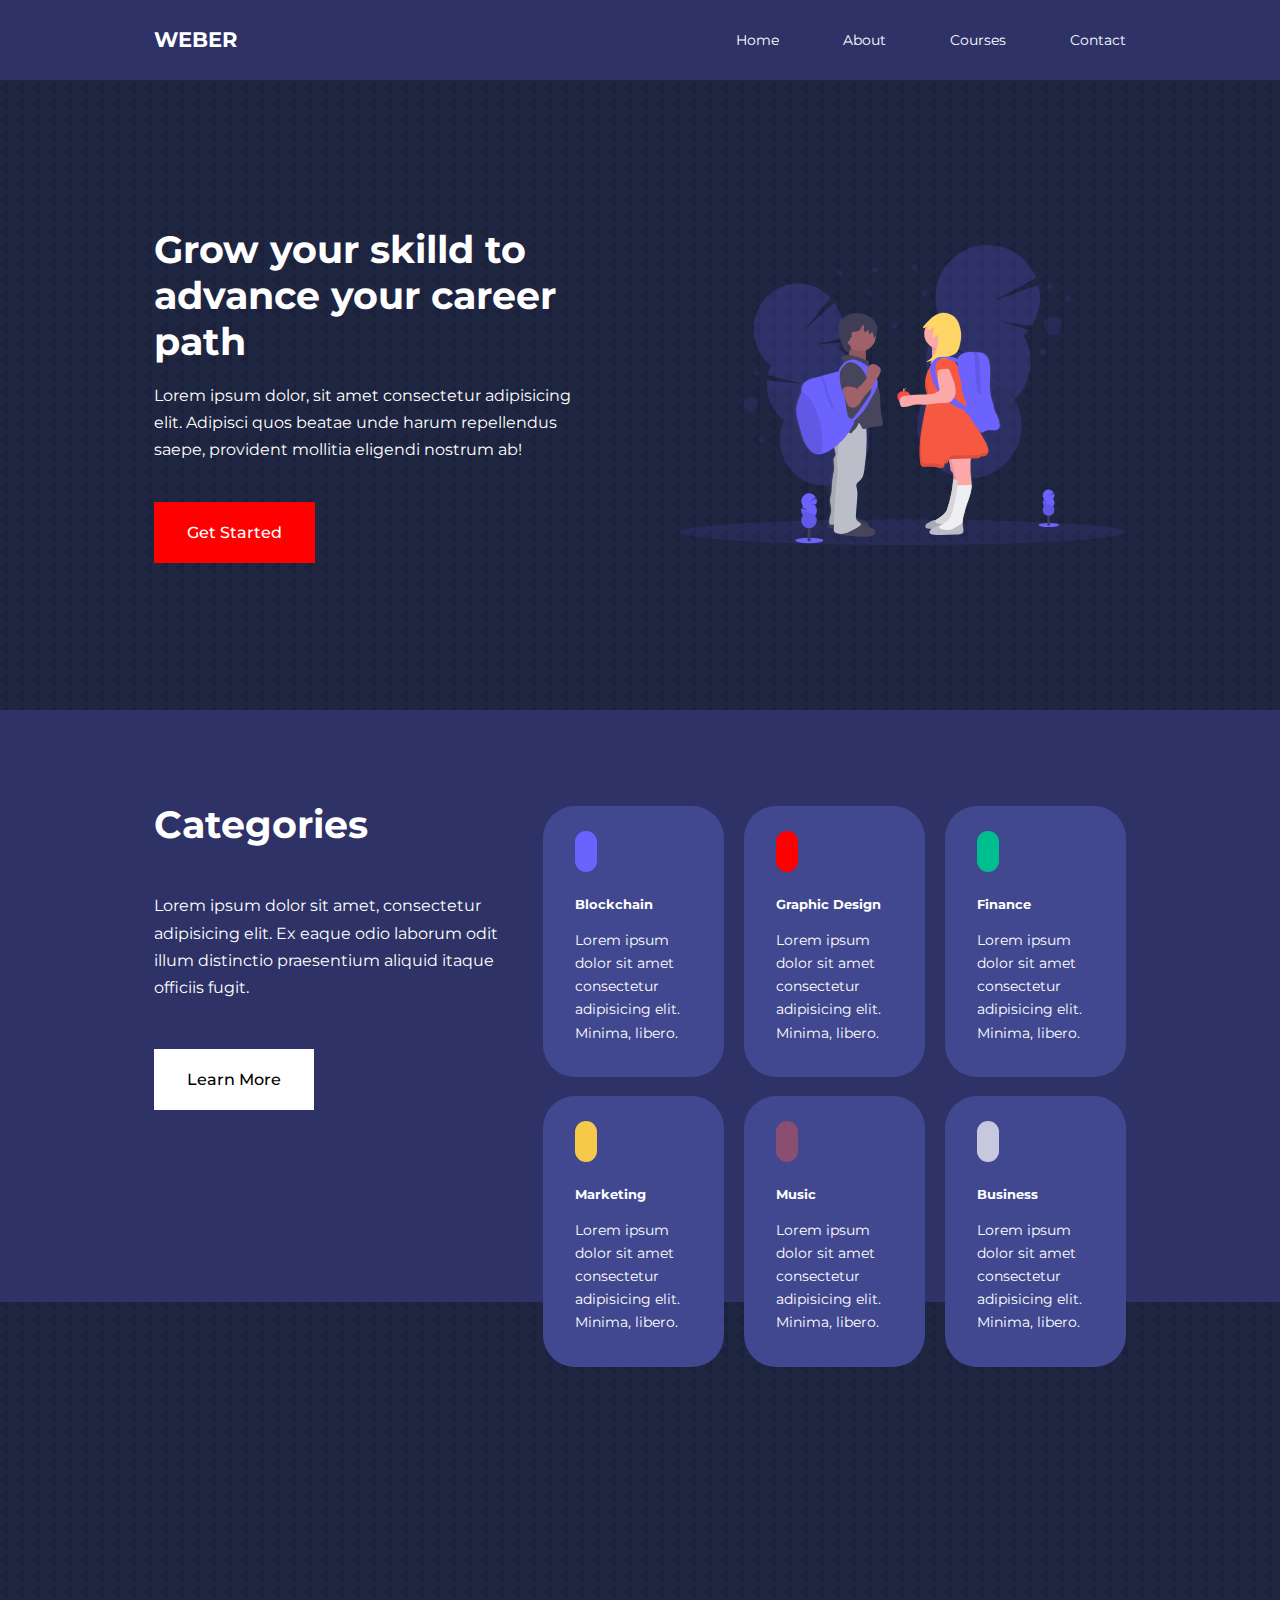
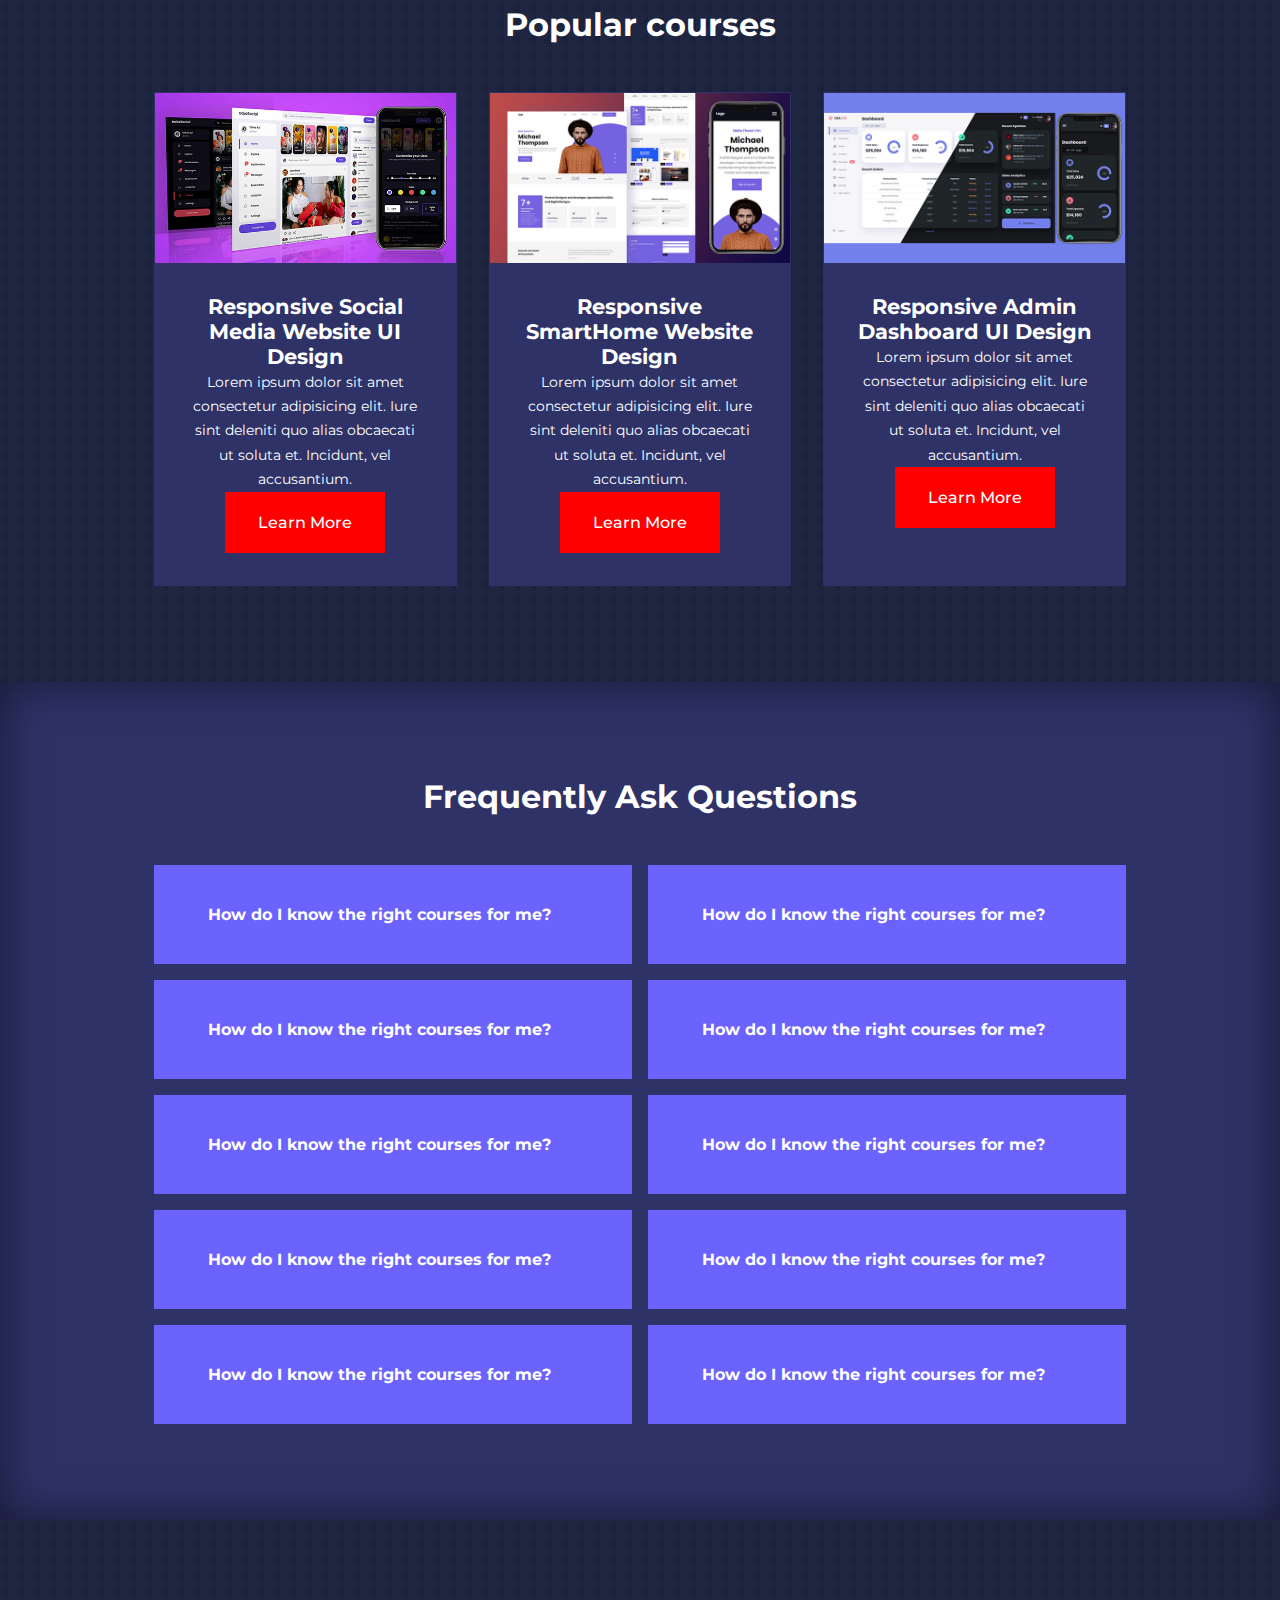
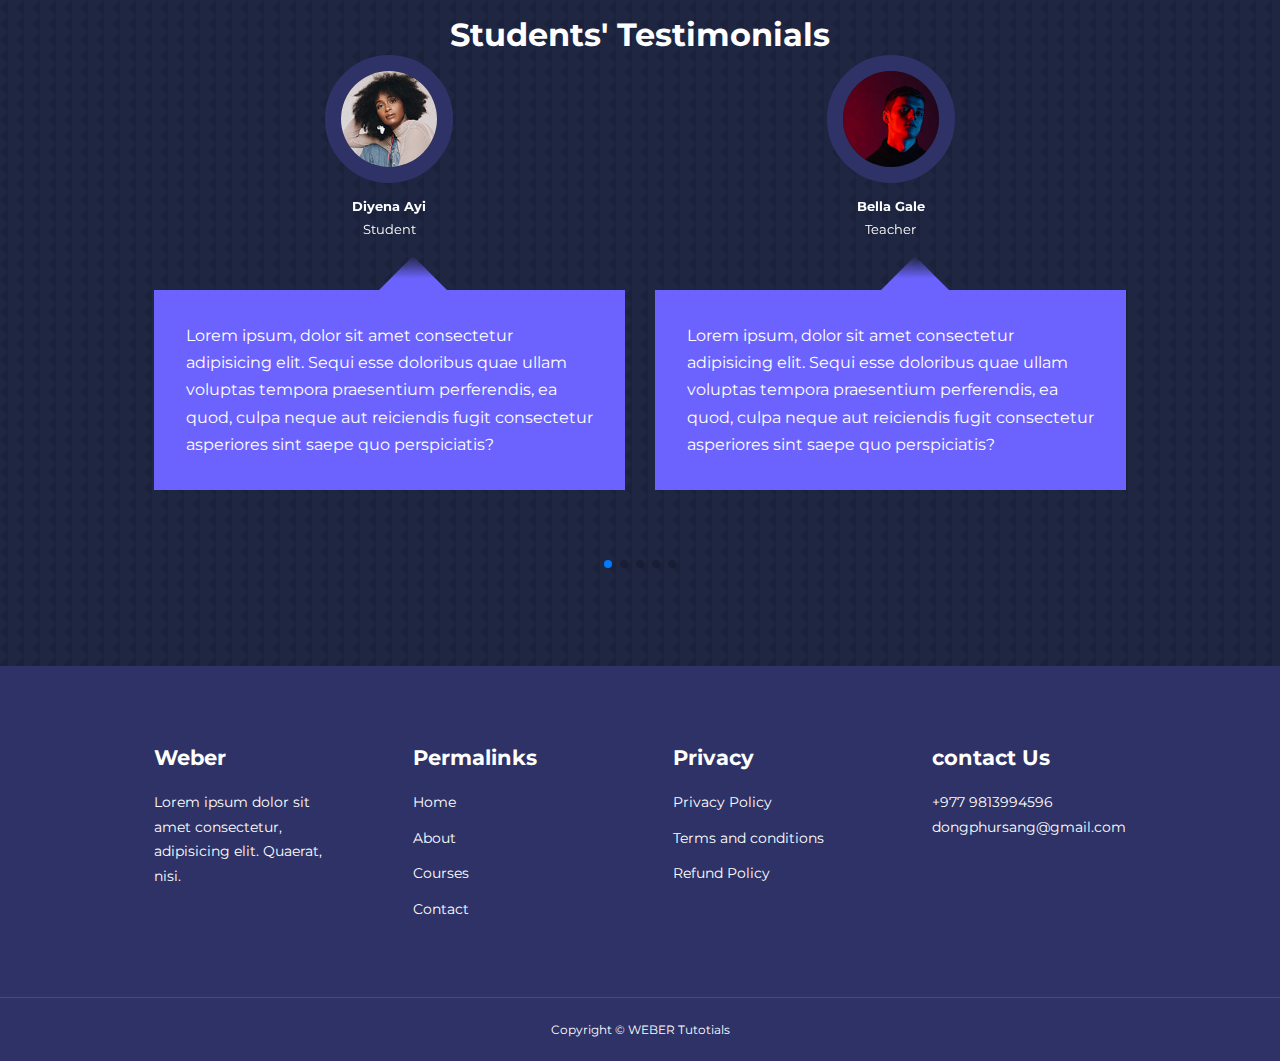
<file: index.html>
<!DOCTYPE html>
<html lang="en">
<head>
    <meta charset="UTF-8">
    <meta http-equiv="X-UA-Compatible" content="IE=edge">
    <meta name="viewport" content="width=device-width, initial-scale=1.0">
    <title>Responsive Multipage website</title>
    <link rel="stylesheet" href="./stylesheet/style.css">
    <style>
        body{background-image: url("images/bg-texture.png");}
    </style>

    <!-- =====swiperjs cdn link===== -->
    <link rel="stylesheet" href="https://cdn.jsdelivr.net/npm/swiper@8/swiper-bundle.min.css"/>




    <!-- iconscout cd link -->
    <link rel="stylesheet" href="https://unicons.iconscout.com/release/v4.0.0/css/line.css">
    <link rel="stylesheet" href="https://unicons.iconscout.com/release/v4.0.0/css/solid.css">

    <!-- montserrat font -->
    <link rel="preconnect" href="https://fonts.googleapis.com">
    <link rel="preconnect" href="https://fonts.gstatic.com" crossorigin>
    <link href="https://fonts.googleapis.com/css2?family=Montserrat:wght@300;400;500;600;700&family=Oswald:wght@700&display=swap" rel="stylesheet">


</head>
<body>
    <nav>
        <div class="container nav_container">
            <a href="index.html"><h4>WEBER</h4></a>
            <ul class="nav_menu">
                <li><a href="index.html">Home</a></li>
                <li><a href="about.html" target="_blank">About</a></li>
                <li><a href="courses.html" target="_blank">Courses</a></li>
                <li><a href="contact.html" target="_blank">Contact</a></li>
            </ul>
            <!-- iconscout -->
            <button id="open-menu-btn"><i class="uis uis-bars"></i></button>
            <button id="close-menu-btn"><i class="uil uil-multiply"></i></i></button>
        </div>
    </nav>  
 
    <header>
        <div class="container header_container">
            <div class="header_left">
                <h1>Grow your skilld to advance your career path</h1>
                <p> 
                    Lorem ipsum dolor, sit amet consectetur adipisicing elit. Adipisci quos beatae unde harum repellendus saepe, provident mollitia eligendi nostrum ab!
                </p>
                <a href="courses.html" class="btn btn-primary">Get Started</a>
            </div>

            <div class="header_right">
                <div class="header_right-image">
                    <img src="./images/header.svg">
                </div>
            </div>
        </div>
    </header>

    <!-- ========end of header===== -->
 
    <section class="categories">
        <div class="container categories_container">
            <div class="categories_left">
                <h1>Categories</h1>
                <p>Lorem ipsum dolor sit amet, consectetur adipisicing elit. Ex eaque odio laborum odit illum distinctio praesentium aliquid itaque officiis fugit.</p>
                <a href="#" class="btn">Learn More</a>
            </div>
            <div class="categories_right">
                <artical class="category">
                    <span class="category_icon"><i class="uil uil-bitcoin-alt"></i></span>
                     <h5>Blockchain</h5>
                    <p>Lorem ipsum dolor sit amet consectetur adipisicing elit. Minima, libero.</p>
                </artical>
                <artical class="category">
                    <span class="category_icon"><i class="uil uil-palette"></i></span>
                    <h5>Graphic Design</h5>
                    <p>Lorem ipsum dolor sit amet consectetur adipisicing elit. Minima, libero.</p>
                </artical>
                <artical class="category">
                    <span class="category_icon"><i class="uil uil-moneybag"></i></span>
                    <h5>Finance</h5>
                    <p>Lorem ipsum dolor sit amet consectetur adipisicing elit. Minima, libero.</p>
                </artical>
                <artical class="category">
                    <span class="category_icon"><i class="uil uil-megaphone"></i></span>
                    <h5>Marketing</h5>
                    <p>Lorem ipsum dolor sit amet consectetur adipisicing elit. Minima, libero.</p>
                </artical>
                <artical class="category">
                    <span class="category_icon"><i class="uil uil-music"></i></span>
                    <h5>Music</h5>
                     <p>Lorem ipsum dolor sit amet consectetur adipisicing elit. Minima, libero.</p>
                </artical>
                <artical class="category">
                    <span class="category_icon"><i class="uil uil-estate"></i></span>
                    <h5>Business</h5>
                    <p>Lorem ipsum dolor sit amet consectetur adipisicing elit. Minima, libero.</p>
                </artical>
            </div>
        </div>
    </section>
    <!-- end of categories -->
    <section class="courses">
        <h2>Popular courses</h2>
        <div class="container courses_container">
            <article class="course">
                <div class="course_image">
                    <img src="./images/course1.jpg">
                </div>
               <div class="course_info">
                <h4>Responsive Social Media Website UI Design</h4>
                <p>Lorem ipsum dolor sit amet consectetur adipisicing elit. Iure sint deleniti quo alias obcaecati ut soluta et. Incidunt, vel accusantium.</p>
                <a href="./courses.html" class="btn btn-primary">Learn More</a>
               </div>
            </article>
            <article class="course">
                <div class="course_image">
                    <img src="./images/course2.jpg">
                </div>
                <div class="course_info">
                    <h4>Responsive SmartHome Website Design</h4>
                <p>Lorem ipsum dolor sit amet consectetur adipisicing elit. Iure sint deleniti quo alias obcaecati ut soluta et. Incidunt, vel accusantium.</p>
                <a href="./courses.html" class="btn btn-primary">Learn More</a>
                </div>
            </article>
            <article class="course">
                <div class="course_image">
                    <img src="./images/course3.jpg">
                </div>
                <div class="course_info">
                    <h4>Responsive Admin Dashboard UI Design</h4>
                <p>Lorem ipsum dolor sit amet consectetur adipisicing elit. Iure sint deleniti quo alias obcaecati ut soluta et. Incidunt, vel accusantium.</p>
                <a href="./courses.html" class="btn btn-primary">Learn More</a>
                </div>
            </article>
        </div>
    </section>
    <!-- end of courses -->

    <section class="faqs">
        <h2>Frequently Ask Questions</h2>
        <div class="container faqs_container">
            <article class="faq">
                <div class="faq_icon"><i class="uil uil-plus"></i></div>
                <div class="question_answer"> 
                    <h4>How do I know the right courses for me?</h4>
                    <p>Lorem ipsum dolor sit amet consectetur, adipisicing elit. Libero molestias vitae distinctio dolor pariatur? Ducimus tempora aperiam asperiores excepturi unde repellat fuga est accusantium tenetur! Nostrum, ullam at. Minima, dolore.</p>
                </div>
            </article>


            <article class="faq">
                <div class="faq_icon"><i class="uil uil-plus"></i></div>
                <div class="question_answer"> 
                    <h4>How do I know the right courses for me?</h4>
                    <p>Lorem ipsum dolor sit amet consectetur, adipisicing elit. Libero molestias vitae distinctio dolor pariatur? Ducimus tempora aperiam asperiores excepturi unde repellat fuga est accusantium tenetur! Nostrum, ullam at. Minima, dolore.</p>
                </div>
            </article>


            <article class="faq">
                <div class="faq_icon"><i class="uil uil-plus"></i></div>
                <div class="question_answer"> 
                    <h4>How do I know the right courses for me?</h4>
                    <p>Lorem ipsum dolor sit amet consectetur, adipisicing elit. Libero molestias vitae distinctio dolor pariatur? Ducimus tempora aperiam asperiores excepturi unde repellat fuga est accusantium tenetur! Nostrum, ullam at. Minima, dolore.</p>
                </div>
            </article>


             <article class="faq">
                <div class="faq_icon"><i class="uil uil-plus"></i></div>
                <div class="question_answer"> 
                    <h4>How do I know the right courses for me?</h4>
                    <p>Lorem ipsum dolor sit amet consectetur, adipisicing elit. Libero molestias vitae distinctio dolor pariatur? Ducimus tempora aperiam asperiores excepturi unde repellat fuga est accusantium tenetur! Nostrum, ullam at. Minima, dolore.</p>
                </div>
            </article>

            <article class="faq">
                <div class="faq_icon"><i class="uil uil-plus"></i></div>
                <div class="question_answer"> 
                    <h4>How do I know the right courses for me?</h4>
                    <p>Lorem ipsum dolor sit amet consectetur, adipisicing elit. Libero molestias vitae distinctio dolor pariatur? Ducimus tempora aperiam asperiores excepturi unde repellat fuga est accusantium tenetur! Nostrum, ullam at. Minima, dolore.</p>
                </div>
            </article>


            <article class="faq">
                <div class="faq_icon"><i class="uil uil-plus"></i></div>
                <div class="question_answer"> 
                    <h4>How do I know the right courses for me?</h4>
                    <p>Lorem ipsum dolor sit amet consectetur, adipisicing elit. Libero molestias vitae distinctio dolor pariatur? Ducimus tempora aperiam asperiores excepturi unde repellat fuga est accusantium tenetur! Nostrum, ullam at. Minima, dolore.</p>
                </div>
            </article>

            <article class="faq">
                <div class="faq_icon"><i class="uil uil-plus"></i></div>
                <div class="question_answer"> 
                    <h4>How do I know the right courses for me?</h4>
                    <p>Lorem ipsum dolor sit amet consectetur, adipisicing elit. Libero molestias vitae distinctio dolor pariatur? Ducimus tempora aperiam asperiores excepturi unde repellat fuga est accusantium tenetur! Nostrum, ullam at. Minima, dolore.</p>
                </div>
            </article>

            <article class="faq">
                <div class="faq_icon"><i class="uil uil-plus"></i></div>
                <div class="question_answer"> 
                    <h4>How do I know the right courses for me?</h4>
                    <p>Lorem ipsum dolor sit amet consectetur, adipisicing elit. Libero molestias vitae distinctio dolor pariatur? Ducimus tempora aperiam asperiores excepturi unde repellat fuga est accusantium tenetur! Nostrum, ullam at. Minima, dolore.</p>
                </div>
            </article>

            <article class="faq">
                <div class="faq_icon"><i class="uil uil-plus"></i></div>
                <div class="question_answer"> 
                    <h4>How do I know the right courses for me?</h4>
                    <p>Lorem ipsum dolor sit amet consectetur, adipisicing elit. Libero molestias vitae distinctio dolor pariatur? Ducimus tempora aperiam asperiores excepturi unde repellat fuga est accusantium tenetur! Nostrum, ullam at. Minima, dolore.</p>
                </div>
            </article>

            <article class="faq">
                <div class="faq_icon"><i class="uil uil-plus"></i></div>
                <div class="question_answer"> 
                    <h4>How do I know the right courses for me?</h4>
                    <p>Lorem ipsum dolor sit amet consectetur, adipisicing elit. Libero molestias vitae distinctio dolor pariatur? Ducimus tempora aperiam asperiores excepturi unde repellat fuga est accusantium tenetur! Nostrum, ullam at. Minima, dolore.</p>
                </div>
            </article>
        </div>
    </section>


   <!-- ============ end of frequently ask question============== -->


   <!-- ======testimonials====== -->

    <section class="container testimonials_container mySwiper">
        <h2>Students' Testimonials</h2>
       <div class="swiper-wrapper"> 
            <article class="testimonial swiper-slide">
                <div class="avatar">
                    <img src="./images/avatar1.jpg" alt="">
                </div>
                <div class="testimonial_info">
                    <h5>Diyena Ayi</h5>
                    <small>Student</small>
                </div>
                <div class="testimonial_body">
                    <p>Lorem ipsum, dolor sit amet consectetur adipisicing elit. Sequi esse doloribus quae ullam voluptas tempora praesentium perferendis, ea quod, culpa neque aut reiciendis fugit consectetur asperiores sint saepe quo perspiciatis?</p>
                </div>
            </article>
            <article class="testimonial swiper-slide">
                <div class="avatar">
                    <img src="./images/avatar2.jpg" alt="">
                </div>
                <div class="testimonial_info">
                    <h5>Bella Gale</h5>
                    <small>Teacher</small>
                </div>
                <div class="testimonial_body">
                    <p>Lorem ipsum, dolor sit amet consectetur adipisicing elit. Sequi esse doloribus quae ullam voluptas tempora praesentium perferendis, ea quod, culpa neque aut reiciendis fugit consectetur asperiores sint saepe quo perspiciatis?</p>
                </div>
            </article>
            <article class="testimonial swiper-slide">
                <div class="avatar">
                    <img src="./images/avatar3.jpg" alt="">
                </div>
                <div class="testimonial_info">
                    <h5>Simone Wallace</h5>
                    <small>Manager</small>
                </div>
                <div class="testimonial_body">
                    <p>Lorem ipsum, dolor sit amet consectetur adipisicing elit. Sequi esse doloribus quae ullam voluptas tempora praesentium perferendis, ea quod, culpa neque aut reiciendis fugit consectetur asperiores sint saepe quo perspiciatis?</p>
                </div>
            </article>
            <article class="testimonial swiper-slide">
                <div class="avatar">
                    <img src="./images/avatar4.jpg" alt="">
                </div>
                <div class="testimonial_info">
                    <h5>Ryana Gil</h5>
                    <small>Developper</small>
                </div>
                <div class="testimonial_body">
                    <p>Lorem ipsum, dolor sit amet consectetur adipisicing elit. Sequi esse doloribus quae ullam voluptas tempora praesentium perferendis, ea quod, culpa neque aut reiciendis fugit consectetur asperiores sint saepe quo perspiciatis?</p>
                </div>
            </article>
            <article class="testimonial swiper-slide">
                <div class="avatar">
                    <img src="./images/avatar5.jpg" alt="">
                </div>
                <div class="testimonial_info">
                    <h5>Maria Jolly</h5>
                    <small>Supervisor</small>
                </div>
                <div class="testimonial_body">
                    <p>Lorem ipsum, dolor sit amet consectetur adipisicing elit. Sequi esse doloribus quae ullam voluptas tempora praesentium perferendis, ea quod, culpa neque aut reiciendis fugit consectetur asperiores sint saepe quo perspiciatis?</p>
                </div>
            </article>
            <article class="testimonial swiper-slide">
                <div class="avatar">
                    <img src="./images/avatar6.jpg" alt="">
                </div>
                <div class="testimonial_info">
                    <h5>Bella Nyre</h5>
                    <small>Sales Girls</small>
                </div>
                <div class="testimonial_body">
                    <p>Lorem ipsum, dolor sit amet consectetur adipisicing elit. Sequi esse doloribus quae ullam voluptas tempora praesentium perferendis, ea quod, culpa neque aut reiciendis fugit consectetur asperiores sint saepe quo perspiciatis?</p>
                </div>
            </article>
        </div>
        <div class="swiper-pagination"></div> 
    </section>
<!-- footer======== -->
<footer class="footer">
    <div class="container footer_container">
        <div class="footer_1">
            <a href="index.html" class="footer_logo"><h4>Weber</h4></a>
            <p>Lorem ipsum dolor sit amet consectetur, adipisicing elit. Quaerat, nisi.</p>
        </div>
        <div class="footer_2">
            <h4>Permalinks</h4>
            <ul class="permalinks">
                <li><a href="index.html">Home</a></li>
                <li><a href="about.html">About</a></li>
                <li><a href="courses.html">Courses</a></li>
                <li><a href="contact.html">Contact</a></li>
            </ul>
        </div>
        <div class="footer_3">
            <h4>Privacy</h4>
            <ul class="privacy">
                <li><a href="#">Privacy Policy</a></li>
                <li><a href="#">Terms and conditions</a></li>
                <li><a href="#">Refund Policy</a></li>
            </ul>
        </div>
        <div class="footer_4">
            <h4>contact Us</h4>
            <div>
                <p>+977 9813994596</p>

                <p>dongphursang@gmail.com</p>
            </div>
            <ul class="footer_socials">
                <li><a href="www.facebook.com"><i class="uil uil-facebook"></i></a></li>
                <li><a href="www.instagram.com"><i class="uil uil-instagram"></i></a></li>
                <li><a href="www.twitter.com"><i class="uil uil-twitter-alt"></i></a></li>
                <li><a href="www.linkedin.com"><i class="uil uil-linkedin"></i></a></li>
            </ul>
        </div>
    </div>
    <div class="footer_copyright">
        <small>Copyright &copy; WEBER Tutotials</small>
    </div>
</footer>

    <script src="https://cdn.jsdelivr.net/npm/swiper@8/swiper-bundle.min.js"></script>
    <script src="./main.js"></script>

    <script>
        var swiper = new Swiper(".mySwiper", {
          slidesPerView: 1,
          spaceBetween: 30,
          pagination: {
            el: ".swiper-pagination",
            clickable: true,
          },
          //when window width is >600px
          breakpoints: {
            600:{
                slidesPerView: 2 
            }
          }
        });
      </script>
</body>
</html>
</file>
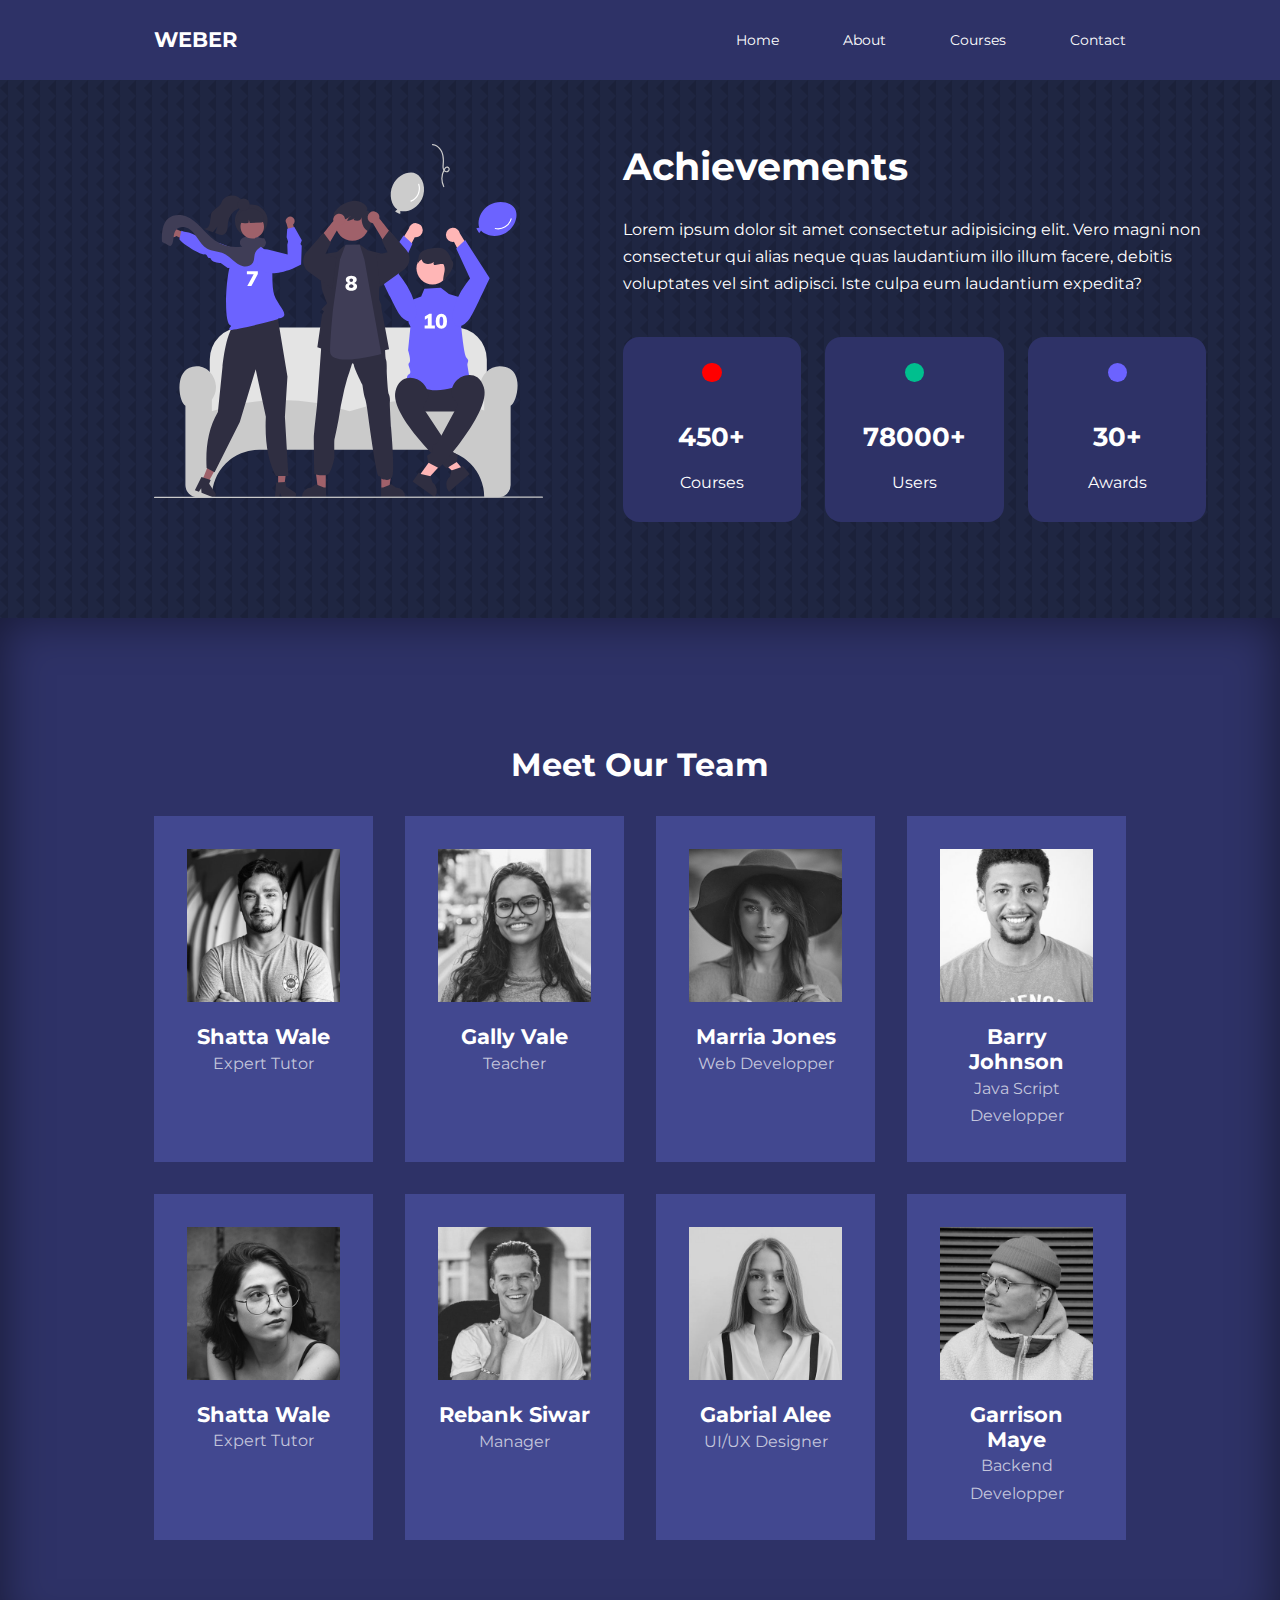
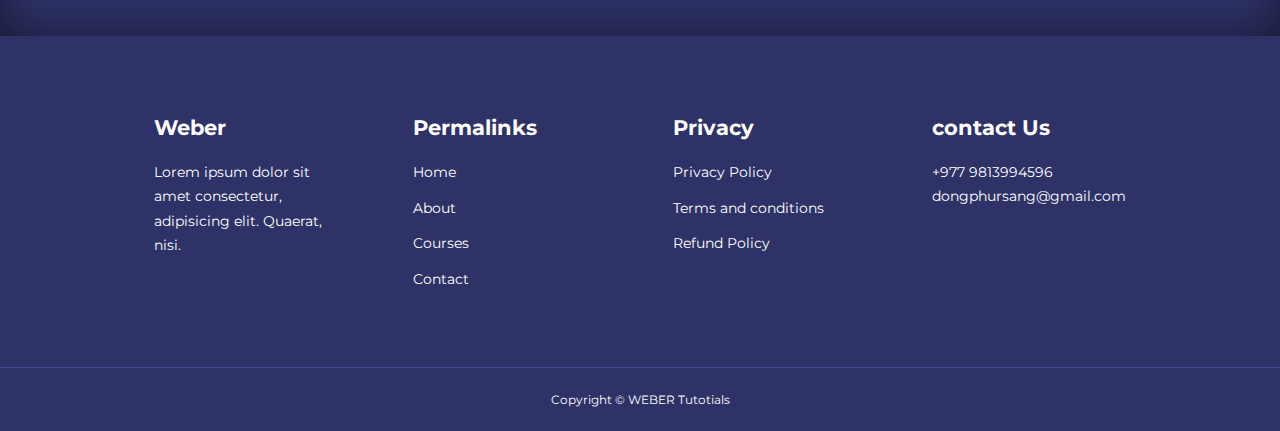
<file: about.html>
<!DOCTYPE html>
<html lang="en">
<head>
    <meta charset="UTF-8">
    <meta http-equiv="X-UA-Compatible" content="IE=edge">
    <meta name="viewport" content="width=device-width, initial-scale=1.0">
    <title>Responsive Multipage website</title>
    <link rel="stylesheet" href="./stylesheet/style.css">
    <link rel="stylesheet" href="./stylesheet/about.css">
    <style>
        body{background-image: url("images/bg-texture.png");}
    </style>
    <!-- iconscout cd link -->
    <link rel="stylesheet" href="https://unicons.iconscout.com/release/v4.0.0/css/line.css">
    <link rel="stylesheet" href="https://unicons.iconscout.com/release/v4.0.0/css/solid.css">

    <!-- montserrat font -->
    <link rel="preconnect" href="https://fonts.googleapis.com">
    <link rel="preconnect" href="https://fonts.gstatic.com" crossorigin>
    <link href="https://fonts.googleapis.com/css2?family=Montserrat:wght@300;400;500;600;700&family=Oswald:wght@700&display=swap" rel="stylesheet">

</head>
<body>
    <nav>
        <div class="container nav_container">
            <a href="index.html"><h4>WEBER</h4></a>
            <ul class="nav_menu">
                <li><a href="index.html">Home</a></li>
                <li><a href="about.html" target="_blank">About</a></li>
                <li><a href="courses.html" target="_blank">Courses</a></li>
                <li><a href="contact.html" target="_blank">Contact</a></li>
            </ul>
            <!-- iconscout -->
            <button id="open-menu-btn"><i class="uis uis-bars"></i></button>
            <button id="close-menu-btn"><i class="uil uil-multiply"></i></i></button>
        </div>
    </nav>
    
    <!-- ========achievement========= -->

    <section class="about_achievements">
        <div class="container about_achievements-container">
            <div class="about_achievements-left">
                <img src="./images/about achievements.svg" alt="">
            </div>
            <div class="about_achievements-right">
                <h1>Achievements</h1>
                <p>Lorem ipsum dolor sit amet consectetur adipisicing elit. Vero magni non consectetur qui alias neque quas laudantium illo illum facere, debitis voluptates vel sint adipisci. Iste culpa eum laudantium expedita?</p>
                <div class="achievements_cards">
                    <article class="achievement_card">
                        <span class="achievement_icon">
                            <i class="uil uil-video"></i>
                        </span>
                        <h3>450+</h3>
                        <p>Courses</p>
                    </article>
                    <article class="achievement_card">
                        <span class="achievement_icon">
                            <i class="uil uil-users-alt"></i>
                        </span>
                        <h3>78000+</h3>
                        <p>Users</p>
                    </article>
                    <article class="achievement_card">
                        <span class="achievement_icon">
                            <i class="uil uil-award"></i>
                        </span>
                        <h3>30+</h3>
                        <p>Awards</p>
                    </article>
                </div>
            </div>
        </div>
    </section>
<!-- ==========End of achievements===== -->



    <section class="team">
        <h2>Meet Our Team</h2>
        <div class="container team_container">
            <article class="team_member">
                <div class="team_member-image">
                    <img src="./images/tm1.jpg" alt="">
                </div>
                <div class="team_member-info">
                    <h4>Shatta Wale</h4>
                    <p>Expert Tutor</p>
                </div>
                    <div class="team_member-socials">
                        <a href="https://instagram.com" target="_blank"><i class="uil uil-instagram"></i></a>
                        <a href="https://facebook.com" target="_blank"><i class="uil uil-facebook"></i></a>
                        <a href="https://twitter.com" target="_blank"><i class="uil uil-twitter"></i></a>
                    </div>
            </article>

            <article class="team_member">
                <div class="team_member-image">
                    <img src="./images/tm2.jpg" alt="">
                </div>
                <div class="team_member-info">
                    <h4>Gally Vale</h4>
                    <p>Teacher</p>
                </div>
                    <div class="team_member-socials">
                        <a href="https://instagram.com" target="_blank"><i class="uil uil-instagram"></i></a>
                        <a href="https://facebook.com" target="_blank"><i class="uil uil-facebook"></i></a>
                        <a href="https://twitter.com" target="_blank"><i class="uil uil-twitter"></i></a>
                    </div>
            </article>

            <article class="team_member">
                <div class="team_member-image">
                    <img src="./images/tm3.jpg" alt="">
                </div>
                <div class="team_member-info">
                    <h4>Marria Jones</h4>
                    <p>Web Developper</p>
                </div>
                    <div class="team_member-socials">
                        <a href="https://instagram.com" target="_blank"><i class="uil uil-instagram"></i></a>
                        <a href="https://facebook.com" target="_blank"><i class="uil uil-facebook"></i></a>
                        <a href="https://twitter.com" target="_blank"><i class="uil uil-twitter"></i></a>
                    </div>
            </article>

            <article class="team_member">
                <div class="team_member-image">
                    <img src="./images/tm4.jpg" alt="">
                </div>
                <div class="team_member-info">
                    <h4>Barry Johnson</h4>
                    <p>Java Script Developper</p>
                </div>
                    <div class="team_member-socials">
                        <a href="https://instagram.com" target="_blank"><i class="uil uil-instagram"></i></a>
                        <a href="https://facebook.com" target="_blank"><i class="uil uil-facebook"></i></a>
                        <a href="https://twitter.com" target="_blank"><i class="uil uil-twitter"></i></a>
                    </div>
            </article>

            <article class="team_member">
                <div class="team_member-image">
                    <img src="./images/tm5.jpg" alt="">
                </div>
                <div class="team_member-info">
                    <h4>Shatta Wale</h4>
                    <p>Expert Tutor</p>
                </div>
                    <div class="team_member-socials">
                        <a href="https://instagram.com" target="_blank"><i class="uil uil-instagram"></i></a>
                        <a href="https://facebook.com" target="_blank"><i class="uil uil-facebook"></i></a>
                        <a href="https://twitter.com" target="_blank"><i class="uil uil-twitter"></i></a>
                    </div>
            </article>

            <article class="team_member">
                <div class="team_member-image">
                    <img src="./images/tm6.jpg" alt="">
                </div>
                <div class="team_member-info">
                    <h4>Rebank Siwar</h4>
                    <p>Manager</p>
                </div>
                    <div class="team_member-socials">
                        <a href="https://instagram.com" target="_blank"><i class="uil uil-instagram"></i></a>
                        <a href="https://facebook.com" target="_blank"><i class="uil uil-facebook"></i></a>
                        <a href="https://twitter.com" target="_blank"><i class="uil uil-twitter"></i></a>
                    </div>
            </article>

            <article class="team_member">
                <div class="team_member-image">
                    <img src="./images/tm7.jpg" alt="">
                </div>
                <div class="team_member-info">
                    <h4>Gabrial Alee</h4>
                    <p>UI/UX Designer</p>
                </div>
                    <div class="team_member-socials">
                        <a href="https://instagram.com" target="_blank"><i class="uil uil-instagram"></i></a>
                        <a href="https://facebook.com" target="_blank"><i class="uil uil-facebook"></i></a>
                        <a href="https://twitter.com" target="_blank"><i class="uil uil-twitter"></i></a>
                    </div>
            </article>

            <article class="team_member">
                <div class="team_member-image">
                    <img src="./images/tm8.jpg" alt="">
                </div>
                <div class="team_member-info">
                    <h4>Garrison Maye</h4>
                    <p>Backend Developper</p>
                </div>
                    <div class="team_member-socials">
                        <a href="https://instagram.com" target="_blank"><i class="uil uil-instagram"></i></a>
                        <a href="https://facebook.com" target="_blank"><i class="uil uil-facebook"></i></a>
                        <a href="https://twitter.com" target="_blank"><i class="uil uil-twitter"></i></a>
                    </div>
            </article>
        </div>
    </section>

    <!-- ==================end of the team section========== -->








    <footer class="footer">
        <div class="container footer_container">
            <div class="footer_1">
                <a href="index.html" class="footer_logo"><h4>Weber</h4></a>
                <p>Lorem ipsum dolor sit amet consectetur, adipisicing elit. Quaerat, nisi.</p>
            </div>
            <div class="footer_2">
                <h4>Permalinks</h4>
                <ul class="permalinks">
                    <li><a href="index.html">Home</a></li>
                    <li><a href="about.html">About</a></li>
                    <li><a href="courses.html">Courses</a></li>
                    <li><a href="contact.html">Contact</a></li>
                </ul>
            </div>
            <div class="footer_3">
                <h4>Privacy</h4>
                <ul class="privacy">
                    <li><a href="#">Privacy Policy</a></li>
                    <li><a href="#">Terms and conditions</a></li>
                    <li><a href="#">Refund Policy</a></li>
                </ul>
            </div>
            <div class="footer_4">
                <h4>contact Us</h4>
                <div>
                    <p>+977 9813994596</p>
    
                    <p>dongphursang@gmail.com</p>
                </div>
                <ul class="permalinks">
                    <li><a href="www.facebook.com"><i class="uil uil-facebook"></i></a></li>
                    <li><a href="www.instagram.com"><i class="uil uil-instagram"></i></a></li>
                    <li><a href="www.twitter.com"><i class="uil uil-twitter-alt"></i></a></li>
                    <li><a href="www.linkedin.com"><i class="uil uil-linkedin"></i></a></li>
                </ul>
            </div>
        </div>
        <div class="footer_copyright">
            <small>Copyright &copy; WEBER Tutotials</small>
        </div>
    </footer>
    
        <script src="./main.js"></script>
    </body>
    </html>
</file>
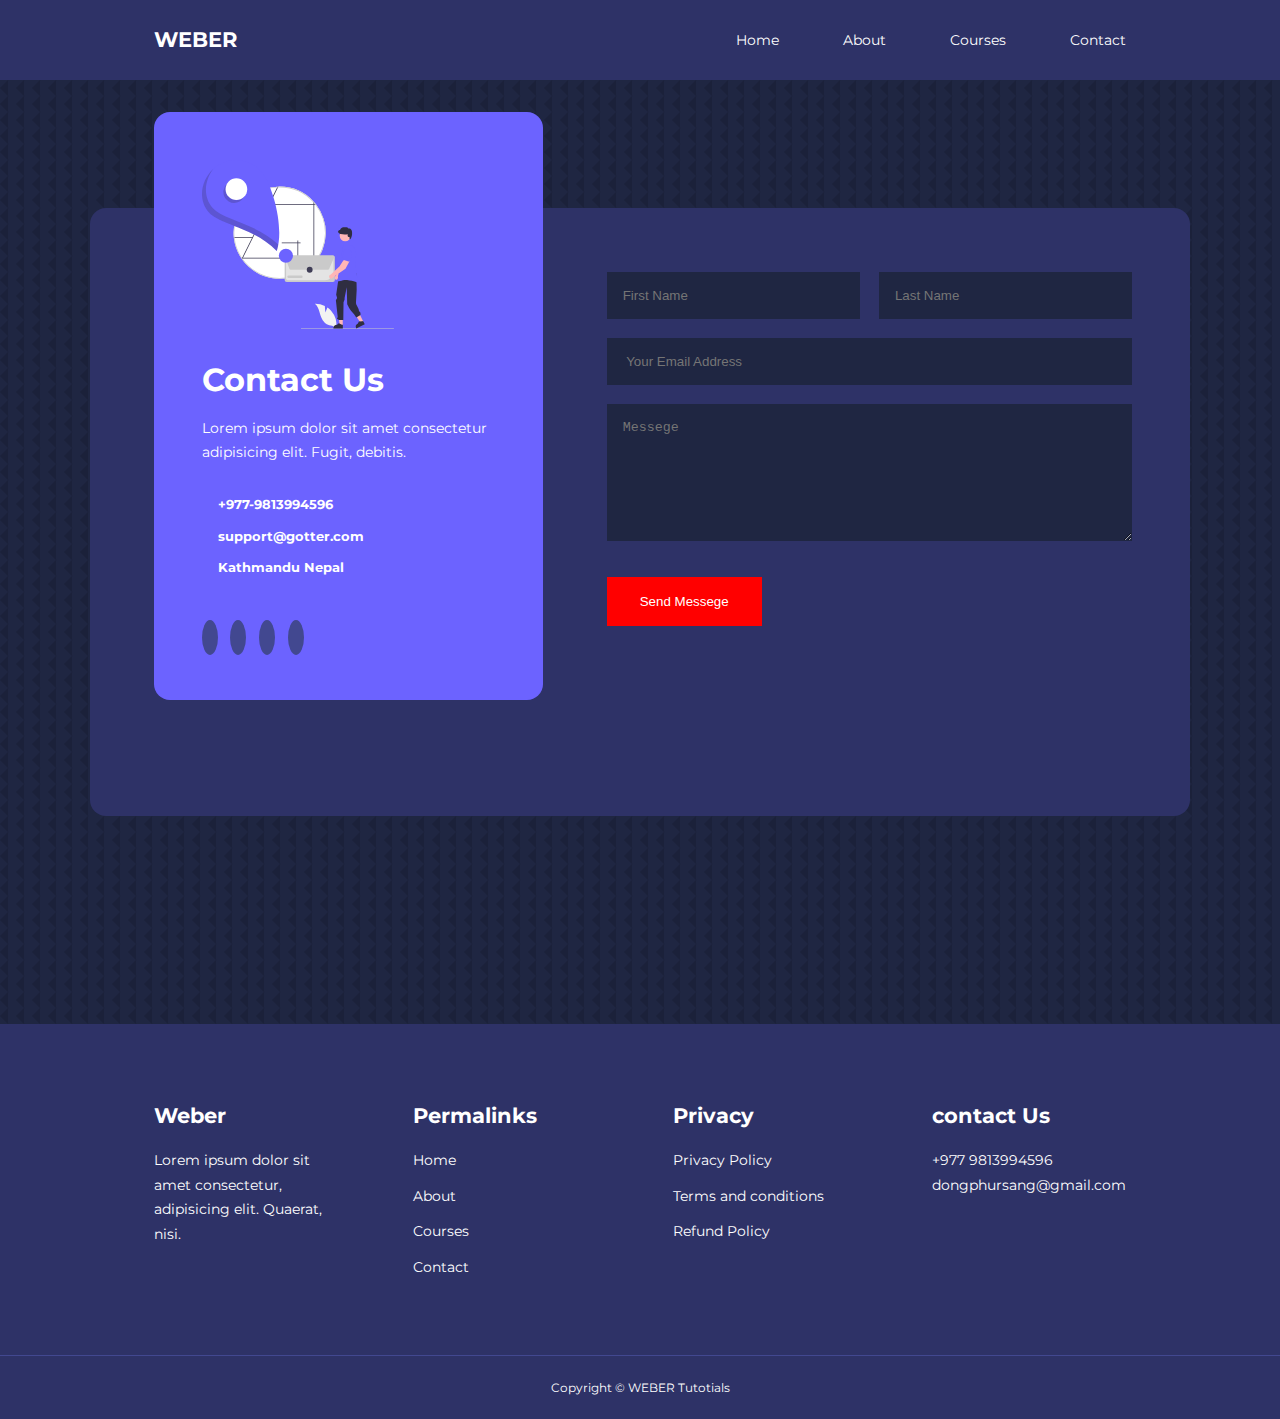
<file: contact.html>
<!DOCTYPE html>
<html lang="en">
<head>
    <meta charset="UTF-8">
    <meta http-equiv="X-UA-Compatible" content="IE=edge">
    <meta name="viewport" content="width=device-width, initial-scale=1.0">
    <title>Responsive Multipage website</title>
    <link rel="stylesheet" href="./stylesheet/style.css">
    <link rel="stylesheet" href="./stylesheet/contact.css">

    <style>
        body{background-image: url("images/bg-texture.png");}
    </style>
    <!-- iconscout cd link -->
    <link rel="stylesheet" href="https://unicons.iconscout.com/release/v4.0.0/css/line.css">
    <link rel="stylesheet" href="https://unicons.iconscout.com/release/v4.0.0/css/solid.css">

    <!-- montserrat font -->
    <link rel="preconnect" href="https://fonts.googleapis.com">
    <link rel="preconnect" href="https://fonts.gstatic.com" crossorigin>
    <link href="https://fonts.googleapis.com/css2?family=Montserrat:wght@300;400;500;600;700&family=Oswald:wght@700&display=swap" rel="stylesheet">


</head>
<body>
    <nav>
        <div class="container nav_container">
            <a href="index.html"><h4>WEBER</h4></a>
            <ul class="nav_menu">
                <li><a href="index.html">Home</a></li>
                <li><a href="about.html" target="_blank">About</a></li>
                <li><a href="courses.html" target="_blank">Courses</a></li>
                <li><a href="contact.html" target="_blank">Contact</a></li>
            </ul>
            <!-- iconscout -->
            <button id="open-menu-btn"><i class="uis uis-bars"></i></button>
            <button id="close-menu-btn"><i class="uil uil-multiply"></i></i></button>
        </div>
    </nav>  


    <section class="contact">
        <div class="container contact_container">
            <aside class="contact_aside">
                <div class="aside_image">
                    <img src="./images/contact.svg">
                </div>
                <h2>Contact Us</h2>
                <p>Lorem ipsum dolor sit amet consectetur adipisicing elit. Fugit, debitis.</p>
                <ul class="contact_details">
                    <li>
                        <i class="uil uil-phone-times"></i>
                        <h5>+977-9813994596</h5>
                    </li>
                    <li>
                        <i class="uil uil-envelope"></i>
                        <h5>support@gotter.com</h5>
                    </li>
                    <li>
                        <i class="uil uil-location-point"></i>
                        <h5>Kathmandu Nepal</h5>
                    </li>
                </ul>
                <ul class="contact_socials">
                    <li><a href="www.facebook.com"><i class="uil uil-facebook"></i></a></li>
                    <li><a href="www.instagram.com"><i class="uil uil-instagram"></i></a></li>
                    <li><a href="www.twitter.com"><i class="uil uil-twitter-alt"></i></a></li>
                    <li><a href="www.linkedin.com"><i class="uil uil-linkedin"></i></a></li>
                </ul>
            </aside> 
            
            
            <form action="https://formspree.io/f/mrgdaydv" class="contact_form"  method="POST">
                <div class="form_name">
                    <input type="text" name="First Name" placeholder="First Name" required>
                    <input type="text" name="Last Name" placeholder="Last Name" required>
                </div>
                <input type="email" name="Email Address" placeholder=" Your Email Address" required>
                <textarea name="Messege" rows="7" placeholder="Messege" required></textarea>
                <button type="submit" class="btn btn-primary"> Send Messege</button>
            </form>


        </div>

    </section>









    <!-- footer======== -->
<footer class="footer">
    <div class="container footer_container">
        <div class="footer_1">
            <a href="index.html" class="footer_logo"><h4>Weber</h4></a>
            <p>Lorem ipsum dolor sit amet consectetur, adipisicing elit. Quaerat, nisi.</p>
        </div>
        <div class="footer_2">
            <h4>Permalinks</h4>
            <ul class="permalinks">
                <li><a href="index.html">Home</a></li>
                <li><a href="about.html">About</a></li>
                <li><a href="courses.html">Courses</a></li>
                <li><a href="contact.html">Contact</a></li>
            </ul>
        </div>
        <div class="footer_3">
            <h4>Privacy</h4>
            <ul class="privacy">
                <li><a href="#">Privacy Policy</a></li>
                <li><a href="#">Terms and conditions</a></li>
                <li><a href="#">Refund Policy</a></li>
            </ul>
        </div>
        <div class="footer_4">
            <h4>contact Us</h4>
            <div>
                <p>+977 9813994596</p>

                <p>dongphursang@gmail.com</p>
            </div>
            <ul class="permalinks">
                <li><a href="www.facebook.com"><i class="uil uil-facebook"></i></a></li>
                <li><a href="www.instagram.com"><i class="uil uil-instagram"></i></a></li>
                <li><a href="www.twitter.com"><i class="uil uil-twitter-alt"></i></a></li>
                <li><a href="www.linkedin.com"><i class="uil uil-linkedin"></i></a></li>
            </ul>
        </div>
    </div>
    <div class="footer_copyright">
        <small>Copyright &copy; WEBER Tutotials</small>
    </div>
</footer>

    <script src="./main.js"></script>
</body>
</html>
</file>
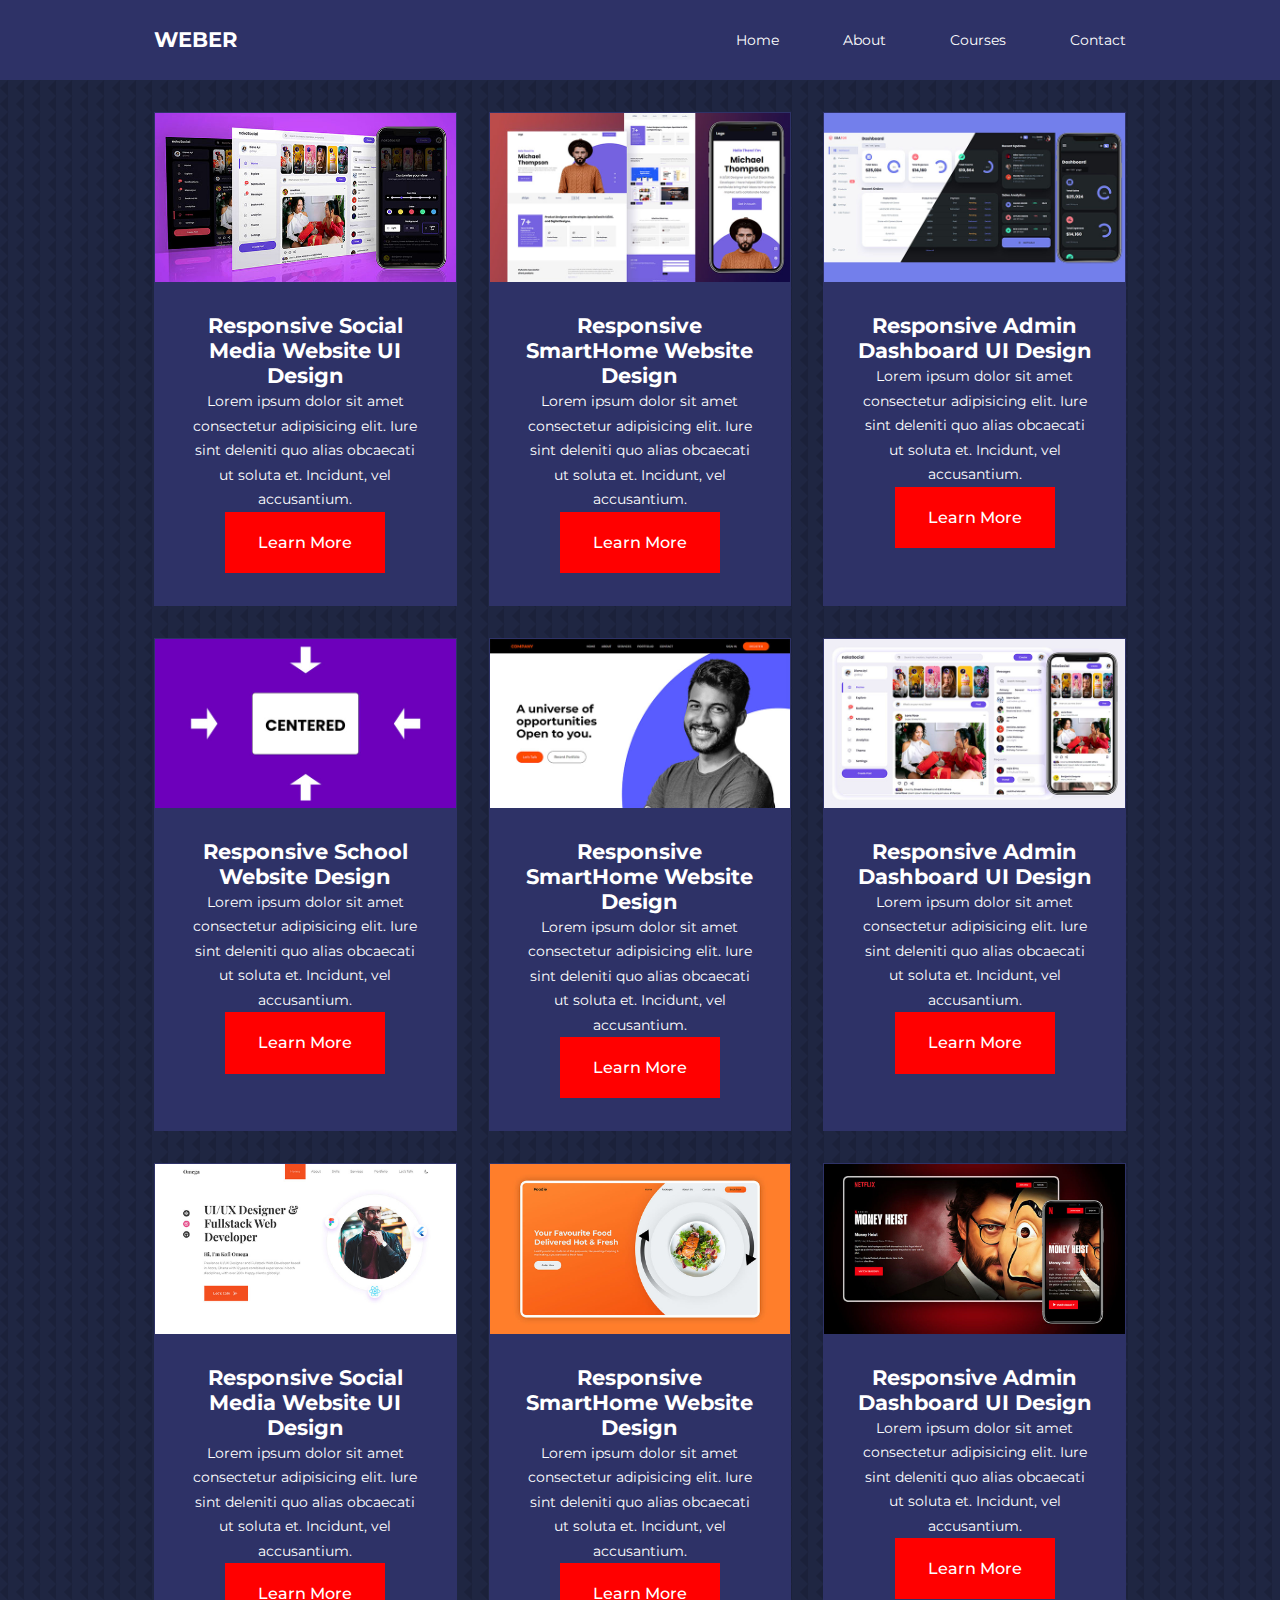
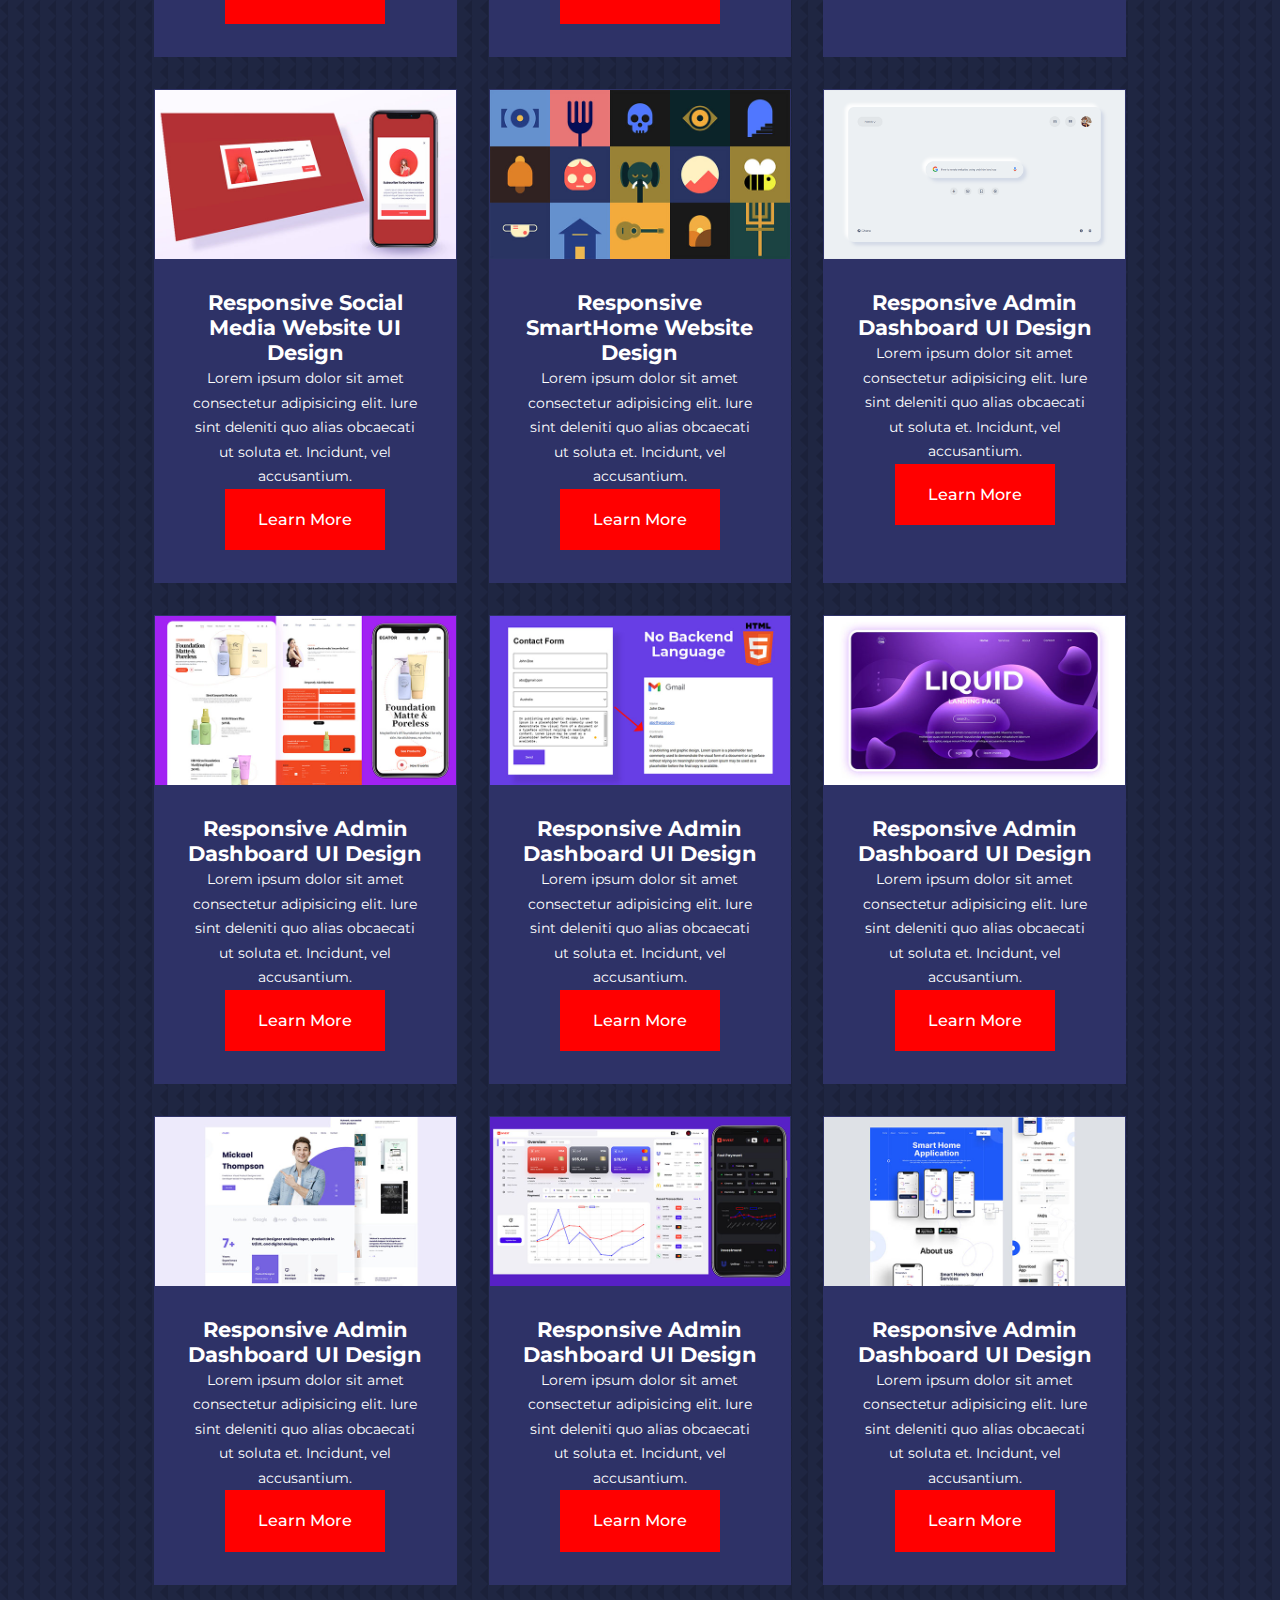
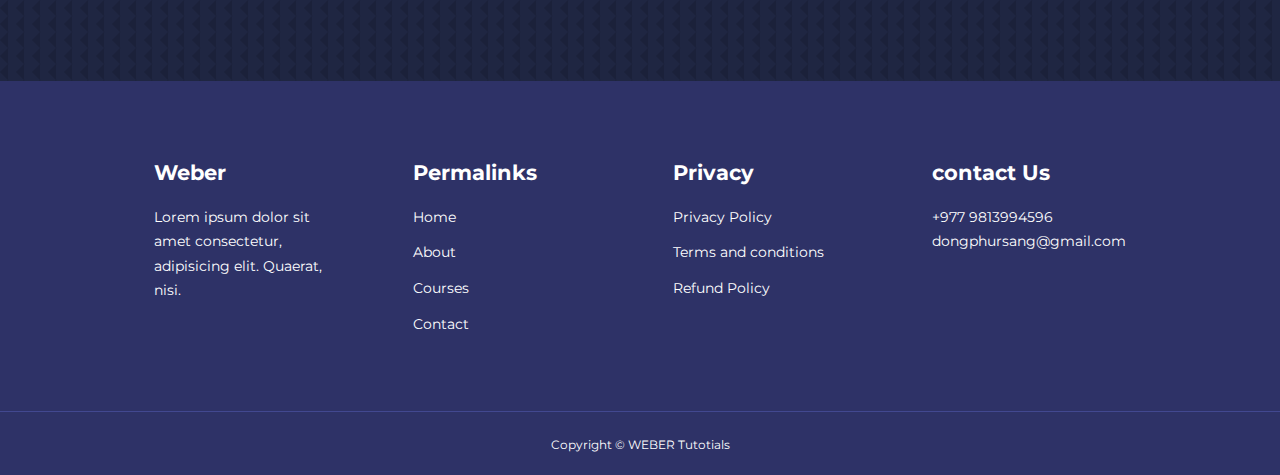
<file: courses.html>
<!DOCTYPE html>
<html lang="en">
<head>
    <meta charset="UTF-8">
    <meta http-equiv="X-UA-Compatible" content="IE=edge">
    <meta name="viewport" content="width=device-width, initial-scale=1.0">
    <title>Responsive Multipage website</title>
    <link rel="stylesheet" href="./stylesheet/style.css">

    <style>

        .courses{
            margin-top: 1rem;
        }
    </style>
    <style>
        body{background-image: url("images/bg-texture.png");}
    </style>
    
    <!-- iconscout cd link -->
    <link rel="stylesheet" href="https://unicons.iconscout.com/release/v4.0.0/css/line.css">
    <link rel="stylesheet" href="https://unicons.iconscout.com/release/v4.0.0/css/solid.css">

    <!-- montserrat font -->
    <link rel="preconnect" href="https://fonts.googleapis.com">
    <link rel="preconnect" href="https://fonts.gstatic.com" crossorigin>
    <link href="https://fonts.googleapis.com/css2?family=Montserrat:wght@300;400;500;600;700&family=Oswald:wght@700&display=swap" rel="stylesheet">

</head>
<body>
   <!-- ======= nav bar======= -->
    <nav>
        <div class="container nav_container">
            <a href="index.html"><h4>WEBER</h4></a>
            <ul class="nav_menu">
                <li><a href="index.html">Home</a></li>
                <li><a href="about.html" target="_blank">About</a></li>
                <li><a href="courses.html" target="_blank">Courses</a></li>
                <li><a href="contact.html" target="_blank">Contact</a></li>
            </ul>
            <!-- iconscout -->
            <button id="open-menu-btn"><i class="uis uis-bars"></i></button>
            <button id="close-menu-btn"><i class="uil uil-multiply"></i></i></button>
        </div>
    </nav>  
<!-- ========end of nav bar======= -->

<!-- =============courses=========== -->
    <section class="courses">
        <div class="container courses_container">
            <article class="course">
                <div class="course_image">
                    <img src="./images/course1.jpg">
                </div>
               <div class="course_info">
                <h4>Responsive Social Media Website UI Design</h4>
                <p>Lorem ipsum dolor sit amet consectetur adipisicing elit. Iure sint deleniti quo alias obcaecati ut soluta et. Incidunt, vel accusantium.</p>
                <a href="./courses.html" class="btn btn-primary">Learn More</a>
               </div>
            </article>
            <article class="course">
                <div class="course_image">
                    <img src="./images/course2.jpg">
                </div>
                <div class="course_info">
                    <h4>Responsive SmartHome Website Design</h4>
                <p>Lorem ipsum dolor sit amet consectetur adipisicing elit. Iure sint deleniti quo alias obcaecati ut soluta et. Incidunt, vel accusantium.</p>
                <a href="./courses.html" class="btn btn-primary">Learn More</a>
                </div>
            </article>
            <article class="course">
                <div class="course_image">
                    <img src="./images/course3.jpg">
                </div>
                <div class="course_info">
                    <h4>Responsive Admin Dashboard UI Design</h4>
                <p>Lorem ipsum dolor sit amet consectetur adipisicing elit. Iure sint deleniti quo alias obcaecati ut soluta et. Incidunt, vel accusantium.</p>
                <a href="./courses.html" class="btn btn-primary">Learn More</a>
                </div>
            </article>


            <article class="course">
                <div class="course_image">
                    <img src="./images/course4.jpg">
                </div>
               <div class="course_info">
                <h4>Responsive School Website Design</h4>
                <p>Lorem ipsum dolor sit amet consectetur adipisicing elit. Iure sint deleniti quo alias obcaecati ut soluta et. Incidunt, vel accusantium.</p>
                <a href="./courses.html" class="btn btn-primary">Learn More</a>
               </div>
            </article>
            <article class="course">
                <div class="course_image">
                    <img src="./images/course5.jpg">
                </div>
                <div class="course_info">
                    <h4>Responsive SmartHome Website Design</h4>
                <p>Lorem ipsum dolor sit amet consectetur adipisicing elit. Iure sint deleniti quo alias obcaecati ut soluta et. Incidunt, vel accusantium.</p>
                <a href="./courses.html" class="btn btn-primary">Learn More</a>
                </div>
            </article>
            <article class="course">
                <div class="course_image">
                    <img src="./images/course6.jpg">
                </div>
                <div class="course_info">
                    <h4>Responsive Admin Dashboard UI Design</h4>
                <p>Lorem ipsum dolor sit amet consectetur adipisicing elit. Iure sint deleniti quo alias obcaecati ut soluta et. Incidunt, vel accusantium.</p>
                <a href="./courses.html" class="btn btn-primary">Learn More</a>
                </div>
            </article>


            <article class="course">
                <div class="course_image">
                    <img src="./images/course7.jpg">
                </div>
               <div class="course_info">
                <h4>Responsive Social Media Website UI Design</h4>
                <p>Lorem ipsum dolor sit amet consectetur adipisicing elit. Iure sint deleniti quo alias obcaecati ut soluta et. Incidunt, vel accusantium.</p>
                <a href="./courses.html" class="btn btn-primary">Learn More</a>
               </div>
            </article>
            <article class="course">
                <div class="course_image">
                    <img src="./images/course8.jpg">
                </div>
                <div class="course_info">
                    <h4>Responsive SmartHome Website Design</h4>
                <p>Lorem ipsum dolor sit amet consectetur adipisicing elit. Iure sint deleniti quo alias obcaecati ut soluta et. Incidunt, vel accusantium.</p>
                <a href="./courses.html" class="btn btn-primary">Learn More</a>
                </div>
            </article>
            <article class="course">
                <div class="course_image">
                    <img src="./images/course9.jpg">
                </div>
                <div class="course_info">
                    <h4>Responsive Admin Dashboard UI Design</h4>
                <p>Lorem ipsum dolor sit amet consectetur adipisicing elit. Iure sint deleniti quo alias obcaecati ut soluta et. Incidunt, vel accusantium.</p>
                <a href="./courses.html" class="btn btn-primary">Learn More</a>
                </div>
            </article>
            <article class="course">
                <div class="course_image">
                    <img src="./images/course10.jpg">
                </div>
               <div class="course_info">
                <h4>Responsive Social Media Website UI Design</h4>
                <p>Lorem ipsum dolor sit amet consectetur adipisicing elit. Iure sint deleniti quo alias obcaecati ut soluta et. Incidunt, vel accusantium.</p>
                <a href="./courses.html" class="btn btn-primary">Learn More</a>
               </div>
            </article>
            <article class="course">
                <div class="course_image">
                    <img src="./images/course11.jpg">
                </div>
                <div class="course_info">
                    <h4>Responsive SmartHome Website Design</h4>
                <p>Lorem ipsum dolor sit amet consectetur adipisicing elit. Iure sint deleniti quo alias obcaecati ut soluta et. Incidunt, vel accusantium.</p>
                <a href="./courses.html" class="btn btn-primary">Learn More</a>
                </div>
            </article>
            <article class="course">
                <div class="course_image">
                    <img src="./images/course12.jpg">
                </div>
                <div class="course_info">
                    <h4>Responsive Admin Dashboard UI Design</h4>
                <p>Lorem ipsum dolor sit amet consectetur adipisicing elit. Iure sint deleniti quo alias obcaecati ut soluta et. Incidunt, vel accusantium.</p>
                <a href="./courses.html" class="btn btn-primary">Learn More</a>
                </div>
            </article>

            <article class="course">
                <div class="course_image">
                    <img src="./images/course13.jpg">
                </div>
                <div class="course_info">
                    <h4>Responsive Admin Dashboard UI Design</h4>
                <p>Lorem ipsum dolor sit amet consectetur adipisicing elit. Iure sint deleniti quo alias obcaecati ut soluta et. Incidunt, vel accusantium.</p>
                <a href="./courses.html" class="btn btn-primary">Learn More</a>
                </div>
            </article>
            <article class="course">
                <div class="course_image">
                    <img src="./images/course14.jpg">
                </div>
                <div class="course_info">
                    <h4>Responsive Admin Dashboard UI Design</h4>
                <p>Lorem ipsum dolor sit amet consectetur adipisicing elit. Iure sint deleniti quo alias obcaecati ut soluta et. Incidunt, vel accusantium.</p>
                <a href="./courses.html" class="btn btn-primary">Learn More</a>
                </div>
            </article>
            <article class="course">
                <div class="course_image">
                    <img src="./images/course15.jpg">
                </div>
                <div class="course_info">
                    <h4>Responsive Admin Dashboard UI Design</h4>
                <p>Lorem ipsum dolor sit amet consectetur adipisicing elit. Iure sint deleniti quo alias obcaecati ut soluta et. Incidunt, vel accusantium.</p>
                <a href="./courses.html" class="btn btn-primary">Learn More</a>
                </div>
            </article>
            <article class="course">
                <div class="course_image">
                    <img src="./images/course16.jpg">
                </div>
                <div class="course_info">
                    <h4>Responsive Admin Dashboard UI Design</h4>
                <p>Lorem ipsum dolor sit amet consectetur adipisicing elit. Iure sint deleniti quo alias obcaecati ut soluta et. Incidunt, vel accusantium.</p>
                <a href="./courses.html" class="btn btn-primary">Learn More</a>
                </div>
            </article>

            <article class="course">
                <div class="course_image">
                    <img src="./images/course17.jpg">
                </div>
                <div class="course_info">
                    <h4>Responsive Admin Dashboard UI Design</h4>
                <p>Lorem ipsum dolor sit amet consectetur adipisicing elit. Iure sint deleniti quo alias obcaecati ut soluta et. Incidunt, vel accusantium.</p>
                <a href="./courses.html" class="btn btn-primary">Learn More</a>
                </div>
            </article>

            <article class="course">
                <div class="course_image">
                    <img src="./images/course18.jpg">
                </div>
                <div class="course_info">
                    <h4>Responsive Admin Dashboard UI Design</h4>
                <p>Lorem ipsum dolor sit amet consectetur adipisicing elit. Iure sint deleniti quo alias obcaecati ut soluta et. Incidunt, vel accusantium.</p>
                <a href="./courses.html" class="btn btn-primary">Learn More</a>
                </div>
            </article>
        </div>
    </section>


<!-- ==========end of coures====== -->

<!-- ===============footer======== -->
<footer class="footer">
    <div class="container footer_container">
        <div class="footer_1">
            <a href="index.html" class="footer_logo"><h4>Weber</h4></a>
            <p>Lorem ipsum dolor sit amet consectetur, adipisicing elit. Quaerat, nisi.</p>
        </div>
        <div class="footer_2">
            <h4>Permalinks</h4>
            <ul class="permalinks">
                <li><a href="index.html">Home</a></li>
                <li><a href="about.html">About</a></li>
                <li><a href="courses.html">Courses</a></li>
                <li><a href="contact.html">Contact</a></li>
            </ul>
        </div>
        <div class="footer_3">
            <h4>Privacy</h4>
            <ul class="privacy">
                <li><a href="#">Privacy Policy</a></li>
                <li><a href="#">Terms and conditions</a></li>
                <li><a href="#">Refund Policy</a></li>
            </ul>
        </div>
        <div class="footer_4">
            <h4>contact Us</h4>
            <div>
                <p>+977 9813994596</p>

                <p>dongphursang@gmail.com</p>
            </div>
            <ul class="permalinks">
                <li><a href="www.facebook.com"><i class="uil uil-facebook"></i></a></li>
                <li><a href="www.instagram.com"><i class="uil uil-instagram"></i></a></li>
                <li><a href="www.twitter.com"><i class="uil uil-twitter-alt"></i></a></li>
                <li><a href="www.linkedin.com"><i class="uil uil-linkedin"></i></a></li>
            </ul>
        </div>
    </div>
    <div class="footer_copyright">
        <small>Copyright &copy; WEBER Tutotials</small>
    </div>
</footer>

    <script src="./main.js"></script>
</body>
</html>
</file>
<file: stylesheet/style.css>
*{
    margin:0;
    padding: 0;
    border: 0;
    outline: 0;
    text-decoration: none;
    list-style: none;
}

:root{
    --color-primary:#6c63ff;
    --color-success:#00bf8e;
    --color-warning:#f7c94b;
    --color-danger-variant:rgba(247,88,66,0.4);
    --color-danger:red;
    --color-white:#fff;
    --color-light:rgba(255,255,255,0.7);
    --color-black:#000;
    --color-bg:#1f2642;
    --color-bg1:#2e3267;
    --color-bg2:#424890;

    --container-width-lg:76%;
    --container-width-md:90%;
    --container-width-sm:94%;

    --transition:all 400ms ease;
}


body{
    font-family: 'Montserrat', sans-serif;
    line-height: 1.7;
    color:var(--color-white);
    background:var(--color-bg);
}
.container{
    width:var(--container-width-lg);
    margin:0 auto;
}

section{
    padding:6rem 0;
}

sectiron h2{
    text-align: center;
    margin-bottom:4rem;
}
h1, h2, h3,h4,h5{
    line-height:1.2;
}
h1{
    font-size:2.4rem;
}
h2{
    font-size: 2rem;
}
h3{
    font-size:1.6rem;
}
h4{
    font-size:1.3rem;
}
 a{
    color:var(--color-white)
 }
 img{
    width:100%;
    display: block;
    object-fit:cover;
 }

 .btn{
    display:inline-block;
    background: var(--color-white);
    color:var(--color-black);
    padding: 1rem 2rem;
    border:1px solid transparent;
    font-weight: 500;
    transition:var(--transition);
 }
 .btn:hover{
    background: transparent;
    color:var(--color-white);
    border-color: var(--color-white);
 }

 .btn-primary{
    background:var(--color-danger);
    color: var(--color-white);
 }

/* ========= navbar====== */
nav{
    background:var(--color-bg1);
    width: 100vw;
    height: 5rem;
    position: fixed;
    top: 0;
    z-index: 11;
}

/* change navbar styles on scroll using javascript */
.window-scroll{
    background: var(--color-primary);
    box-shadow: 0 1rem rgba(0,0,0,0.2);
}

.nav_container{
    height: 100%;
    display: flex;
    justify-content: space-between;
    align-items: center;
}
 nav button{
    display:none;
 }
 .nav_menu{
    display: flex;
    align-items: center;
    gap: 4rem;
 }

 .nav_menu a{
    font-size:0.9rem;
    transition: var(--transition);
 }
 .nav_menu a:hover{
    color:var(--color-bg2);
 }


/* ====== header===== */

header{
    position:relative;
    top:5rem;
    overflow:hidden;  
    height:70vh;
    margin-bottom:5rem;
}

.header_container{
    display:grid;
    grid-template-columns: 1fr 1fr;
    align-items: center;
    gap: 5rem;
    height: 100%;
}

.header_left p{
    margin: 1rem 0 2.4rem;
}


/* =======category===== */
.categories {
    background:var(--color-bg1);
    height:25rem;
}
.categories h1{
    line-height: 1;
    margin-bottom:3rem;
}

.categories_container{
    display:grid;
    grid-template-columns: 40% 60%; 
}
.categories_left{
    margin-right:2rem;
}
.categories_left p{
    margin:1rem 0 3rem;
}

.categories_right{
    display:grid;
    grid-template-columns: repeat(3, 1fr);
    gap:1.2rem;
}
.category{
    background: var(--color-bg2);
    padding:2rem;
    border-radius:2rem;
    transition:var(--transition);
}
.category:hover{
    box-shadow:0 3rem 3rem rgba(0, 0, 0, 0.3) ;
    z-index: 1;
}

.category:nth-child(2) .category_icon{
    background:var(--color-danger);
}
.category:nth-child(3) .category_icon{
    background:var(--color-success);
}
.category:nth-child(4) .category_icon{
    background:var(--color-warning);
}
.category:nth-child(5) .category_icon{
    background:var(--color-danger-variant)
}
.category:nth-child(6) .category_icon{
    background:var(--color-light);
}
.category_icon{
    background-color: var(--color-primary);
    padding: 0.7rem;
    border-radius: 0.9rem;
}
.category h5{
    margin: 2rem 0 1rem;
}

.category p{
    font-size: 0.85rem;
}


/* ==========popular courses ===============*/
.courses{
    margin-top:10rem;
}

.courses h2{
    text-align: center;
    padding: 3rem;
}
.courses_container{
    display: grid;
    grid-template-columns:repeat(3,1fr);
    gap: 2rem;
}

.course{
    background:var(--color-bg1);
    text-align:center;
    border:1px solid transparent;
    transition:var(--transition);
}
.course:hover{
    background:transparent;
    border-color: var(--color-primary);
}
.course_info{
    padding:2rem;
}
.course_info p{
    margin: 1.2rem 0 2 rem;
    font-size: 0.9rem;
}

/* =========FAQS========= */
.faqs{
    background:var(--color-bg1) ;
    box-shadow: inset 0 0 3rem rgba(0, 0, 0, 0.5);
}
.faqs_container{
    display: grid;
    grid-template-columns: 1fr 1fr;
    gap: 1rem;
}
.faq{
    padding:2rem;
    display: flex;
    align-items:center;
    gap: 1.4rem;
    height: fit-content;
    background: var(--color-primary);
    cursor:pointer;
}
.faqs h2{
    text-align: center;
    padding-bottom: 3rem;
}
.faq h4{
    font-size:1rem ;
    line-height:2.2;
}

.faq_icon{
    align-self:flex-start;
    font-size:1.2rem;
}
.faq p{
    margin-top: 0.8rem;
    display: none;
}
.faq.open p{
    display: block;
}



/* =============testimomials======= */

.testimonials_container{
    overflow-x: hidden ;
    position: relative;
    margin-bottom: 5rem; 
}
.testimonials_container h2{
    text-align:center;
}
.testimonials{
    padding-top: 2rem;
}
.avatar{
    width: 6rem;
    height: 6rem;
    border-radius: 50%;
    overflow: hidden;
    margin: 0 auto 1rem;
    border: 1rem solid var(--color-bg1);
}
.testimonial_info{
    text-align: center; 
}

.testimonial_body{
    background: var(--color-primary);
    padding: 2rem;
    margin-top: 3rem;
    position: relative;
}
.testimonial_body::before{
    content:"";
    display:block;
    background: linear-gradient(135deg,
    transparent,
    var(--color-primary),
    var(--color-primary),
    var(--color-primary)
    );
    width:3rem;
    height:3rem;
    position:absolute;
    left: 50%;
    top: -1.5rem;
    transform: rotate(45deg);
}




/* ======footer======= */
footer{
    background: var(--color-bg1); 
    padding-top: 5rem;
    font-size: 0.9rem;
 }
 .footer_container{
    display: grid;
    grid-template-columns: repeat(4, 1fr);
    gap:5rem;
 }
 .footer_container>div h4{
     margin-bottom: 1.2rem;
 }
 
 .footer_1 p{
     margin:0 0 2rem;
 }
 
 footer ul li{
     margin-bottom:0.7rem;
 }
  footer ul li:hover{
     text-decoration: underline;
  }
 
 
  .footer_socials{
     display:flex;
     gap:1rem;
     font-size: 1.2rem;
     margin-top: 2rem;
  }
 
  .footer_copyright{
     text-align: center;
     margin-top: 4rem;
     padding:1.2rem 0;
     border-top:1px solid var(--color-bg2);
  }
 



  /* ===========media quries for (tablet)========= */
 @media screen and (max-width: 1024px){
    .container{
        width:var(--container-width-md)
    }

    h1{
        font-size: 2.2rem;
    }
    h2{
        font-size: 1.7rem;
    }
    h3{
        font-size: 1.4rem;
    }
    h4{
        font-size: 1.2rem;
    }

    /* ===========nav bar======= */

    nav button{
        display: inline-block;
        background: transparent;
        font-size: 1.8rem;
        color: var(--color-white);
        cursor: pointer;
    }

    nav button#close-menu-btn{
        display: none;
    }

    .nav_menu{
        position: fixed;
        top: 5rem;
        right: 5%;
        height: fit-content;
        width: 18rem;
        flex-direction: column;
        gap: 0;
        display: none;
    }

    .nav_menu li{
        width: 100%;
        height: 5.8rem;
        animation: animateNavItems 400ms linear forwards;
        transform-origin: top right;
        opacity: 0;
    }
    .nav_menu li:nth-child(2){
        animation-delay: 200ms;
    }
    .nav_menu li:nth-child(3){
        animation-delay: 400ms;
    }
    .nav_menu li:nth-child(4){
        animation-delay: 600ms;
    }

    @keyframes animateNavItems {
        0%{
            transform: rotateZ(-90deg) rotateX(90deg) scale(0.1);
        }

        100%{
            transform: rotateZ(0) rotateX(0) scale(1);
            opacity: 1;
        }
    }

    .nav_menu li a{
        background: var(--color-primary);
        box-shadow: -4rem 6rem 10rem rgba(0, 0, 0, 0.6);
        width: 100%;
        height: 100%;
        display: grid;
        place-items: center;
    }
    .nav_menu li a:hover{
        background: var(--color-bg2);
        color: var(--color-white);
    }

/* ==============header========= */

    .header_container{
        height: 52vh;
        margin-bottom: 4rem;
    }

    .container{
        gap: 0;
        padding-bottom: 3rem;
    }

    /* ==========categories===== */

    .categories{
        height: auto;
    }

    .categories_container{
        grid-template-columns: 1fr;
        gap: 3rem;
    }
    .categories_left{
        margin-right: 0;
    }

    /* ================popular courses============ */
    .courses{
        margin-top: 0;
    }

    .courses_container{
        grid-template-columns: 1fr 1fr;
        gap: 1rem;
    }

    /* ===============faqs============ */
    .faqs_container{
        grid-template-columns: 1fr;
        gap: 1rem;
    }

    .faq{
        padding: 1.5rem;
    }


    /* ===============footer========= */
    .footer_container{
        grid-template-columns: 1fr 1fr;
    }


 }




 /* =========media quries (mobile)============= */
@media screen and (max-width:600px){
    .container{
        width: var(--container-width-sm);
    }

    /* ======nav bar==== */
    .nav_menu{
        right: 3%;
    }
    /* =========header======= */
    header{
        height: 100vh;
    }

    .header_container{
        grid-template-columns: 1fr;
        text-align: center;
        margin-top: 0;
    }

    .header_left p{
        margin-bottom: 1.3rem;
    }

    /* ===============categories======= */
    .categories_right{
        grid-template-columns: 1fr 1fr;
        gap: 0.7rem;
    }

    .category{
        padding: 1rem;
        border-radius: 1rem;
    }

    .category_icon{
        margin-top: 4px;
        display: inline-block;
    }

    /* ==========popular courses=========== */
    .courses_container{
        grid-template-columns: 1fr;
        gap: 2rem;
    }

    /* ==========Testimonials=========== */
    .testimonial_body{
        padding: 1.2rem;
    }



    /* ==========footer=========== */
    .footer_container{
        grid-template-columns: 1fr;
        text-align: center;
        gap: 2rem;
    }

    .footer_1 p{
        margin: 1rem auto;
    }

    .footer_socials{
        justify-content: center;
    }


}
</file>
<file: stylesheet/about.css>
/* ==========achievements====== */
.about_achievements{
    margin-top: 3rem;
} 

.about_achievements-container{
    display: grid;
    grid-template-columns: 40% 60%;
    gap: 5rem;
}

.about_achievements-right >p{
    margin: 1.6rem 0 2.5rem;
}

.achievements_cards{
    display: grid;
    grid-template-columns:repeat(3,1fr) ;
    gap: 1.5rem;
}

.achievement_card{
    background: var(--color-bg1);
    padding: 1.6rem;
    border-radius: 1rem;
    text-align: center;
    transition: var(--transition);
}

.achievement_card:hover{
    background: var(--color-bg2);
    box-shadow: 0 3rem 3rem rgba(0,0,0,0.3);
}

.achievement_icon{
    background: var(--color-danger);
    padding: 0.6rem;
    border-radius: 1rem;
    display: inline-block;
    margin-bottom: 2rem;
    font-size: 2rem;
}

.achievement_card:nth-child(2)
.achievement_icon{
    background: var(--color-success);
}

.achievement_card:nth-child(3)
.achievement_icon{
    background: var(--color-primary);
}


.achievement_card p{
    margin-top: 1rem;
}

/* ==================team ======= */

.team{
    background: var(--color-bg1);
    box-shadow:inset 0 0 3rem rgb(0, 0, 0,.5);
}

.team h2{
    text-align: center;
    padding:  2rem ;
}
.team_container{
    display: grid;
    grid-template-columns: repeat(4, 1fr);
    gap: 2rem;
}

.team_member{
    background: var(--color-bg2);
    padding: 2rem;
    border: 1px solid transparent;
    transition: var(--transition);
    position: relative;
    overflow: hidden;
}

.team_member:hover{
    background: transparent;
    border-color: var(--color-primary);
}

.team_member-image img{
    filter: saturate(0);
}

.team_member:hover img{
    filter: saturate(1);
}

.team_member-info{
    text-align: center;
    margin-top: 1.4rem;
}
.team_member-info p{
    color: var(--color-light);
}

.team_member-socials{
    position: absolute;
    top: 50%;
    transform: translateY(-50%);
    right: -100%;
    display: flex;
    flex-direction: column;
    background: var(--color-primary);
    border-radius: 1rem 0 0 1rem;
    box-shadow: -2rem 0 2rem rgba(0,0,0,0.3); 
    transition: var(--transition);
}

.team_member:hover .team_member-socials{
    right: 0;
}


.team_member-socials a{
    padding: 1rem;
}

/* ========media quries (tablet)========= */
@media screen and (max-width:1024px){
    .about_achievements{
        margin-top: 2rem;
    }
    .about_achievements-container{
        grid-template-columns: 1fr;
        gap: 4rem;
    }

    .about_achievements-left{
        width: 80%;
        margin: 0 auto;
    }

    .team_container{
        grid-template-columns: repeat(3,1fr);
        gap: 1.5rem;
    }

    .team_member{
        padding: 1rem;
    }
}

/* ========media quries (mobile)========= */
@media screen and (max-width:600px){
    .achievements_cards{
        grid-template-columns: 1fr 1fr;
        gap: 0.7rem;
    }

    .team_container{
        grid-template-columns:1fr 1fr;
        gap: 0.7rem;
    }

    .team_member{
        padding: 0;
    }

    .team_member p{
        margin-bottom: 1.5rem;
    }
}
</file>
<file: stylesheet/contact.css>
.contact_container{
    background: var(--color-bg1);
    padding: 4rem;
    display: grid;
    grid-template-columns: 40% 60%;
    gap: 4rem;
    height: 30rem;
    margin: 7rem auto;
    border-radius:1rem ;
}


/* =========aside========= */

.contact_aside{
    background: var(--color-primary);
    padding: 3rem;
    border-radius: 1rem;
    position: relative;
    bottom: 10rem;
}

.aside_image{
    width: 12rem;
    margin-bottom: 2rem;
}

.contact_aside h2{
    text-align: left;
    margin-bottom: 1rem;
}

.contact_aside p{
    font-size: 0.9rem;
    margin-bottom: 2rem;
}

.contact_details li{
    display: flex;
    gap: 1rem;
    align-items: center;
    margin-bottom: 1rem;
}

.contact_socials{
    display: flex;
    gap: 0.8rem;
    margin-top: 3rem;
}

.contact_socials a{
    background: var(--color-bg2);
    padding: 0.5rem;
    border-radius: 50%;
    font: 0.9rem;
    transition: var(--transition);
}

.contact_socials a:hover{
    background: transparent;
}




/* ==========form======== */


.contact_form{
    display: flex;
    flex-direction: column;
    gap: 1.2rem;
    margin-right: 4rem;
    width: 90%;
}

.form_name{
    display: flex;
    gap: 1.2rem;
}

.contact_form input[type="text"]{
    width: 50%;
}

input, textarea{
    padding: 1rem;
    background: var(--color-bg);
    color: var(--color-white);
}

.contact_form .btn{
    width: max-content;
    margin-top: 1rem;
    cursor: pointer;
} 

/* =============media quiries(for tablet)============= */
@media screen and (max-width: 1024px){

    .contact_container{
        gap: 1.5rem;
        margin-top: 3rem;
        height: auto;
        padding: 1.5rem;
    }

    .contact_aside{
        width: auto;
        padding: 1,5rem;
        bottom: 0;
    }

    .contact_form{
        align-self: center;
        margin-right: 1.5rem;
    }
}


/* =============media quiries(for mobile)============= */
@media screen and (max-width: 600px){


    .contact_container{
        grid-template-columns: 1fr;
        gap: 3rem;
        margin-top: 0;
        padding: 0;
    }

    .contact_form{
        margin: 0 1.5rem 3rem;
    }

    .form_name{
        flex-direction: column;
    }

    .form_name input[type="text"]{
        width: 92%;
    }
}
</file>
